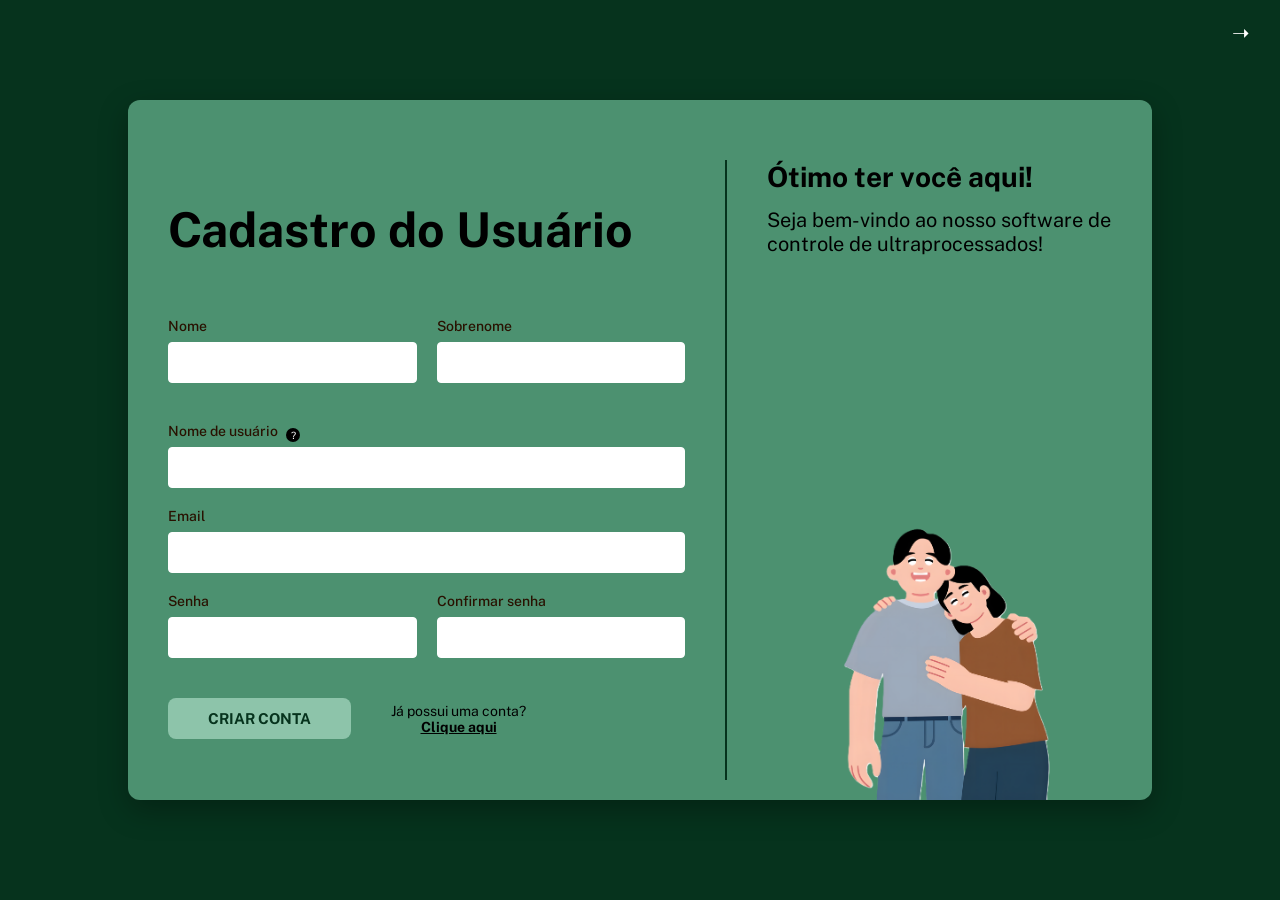
<file: cadastro-usuario.html>
<!DOCTYPE html>
<html lang="pt-br">
<head>
    <meta charset="UTF-8">
    <meta name="viewport" content="width=device-width, initial-scale=1.0">
    <title>Cadastro Usuário</title>
    <link rel="preconnect" href="https://fonts.googleapis.com">
    <link rel="preconnect" href="https://fonts.gstatic.com" crossorigin>
    <link href="https://fonts.googleapis.com/css2?family=Public+Sans:wght@300;400;600;700&display=swap" rel="stylesheet">
    <link rel="stylesheet" href="estilos/cadastro.css">
    <link rel="shortcut icon" href="imagens/logoGrandeParaFavicon.png" type="image/x-icon">
</head>
<body>

    <a href="index.html" target="_self" class="exit-button" title="Voltar">&#10141;</a>
    <div class="main-card">
        
        <div class="form-section">
            <h1>Cadastro do Usuário</h1>
            <form>
                <div class="input-row">
                    <div class="input-group">
                        <label for="nome">Nome</label>
                        <input type="text" id="nome">
                    </div>
                    <div class="input-group">
                        <label for="sobrenome">Sobrenome</label>
                        <input type="text" id="sobrenome">
                    </div>
                </div>

                <div class="input-group">
                    <div class="label-with-icon">
                        <label for="user">Nome de usuário</label>
                        <span class="info-icon">?</span>
                    </div>
                    <input type="text" id="user">
                </div>

                <div class="input-group">
                    <label for="email">Email</label>
                    <input type="email" id="email">
                </div>

                <div class="input-row">
                    <div class="input-group">
                        <label for="senha">Senha</label>
                        <input type="password" id="senha">
                    </div>
                    <div class="input-group">
                        <label for="confirmar">Confirmar senha</label>
                        <input type="password" id="confirmar">
                    </div>
                </div>

                <div class="actions">
                    <button type="submit" class="btn-submit">Criar Conta</button>
                    <div class="login-link">
                        Já possui uma conta?
                        <a href="index.html">Clique aqui</a>
                    </div>
                </div>
            </form>
        </div>

        <div class="divider"></div>

        <div class="info-section">
            <h1>Ótimo ter você aqui!</h1>
            <p>Seja bem-vindo ao nosso software de controle de ultraprocessados!</p>
            
            <div class="image-placeholder">
                <img src="imagens/cadastro.png" alt="Sua imagem aqui"> 
            </div>
        </div>

    </div>
    <script src="cadastro.js"></script>
</body>
</html>
</file>
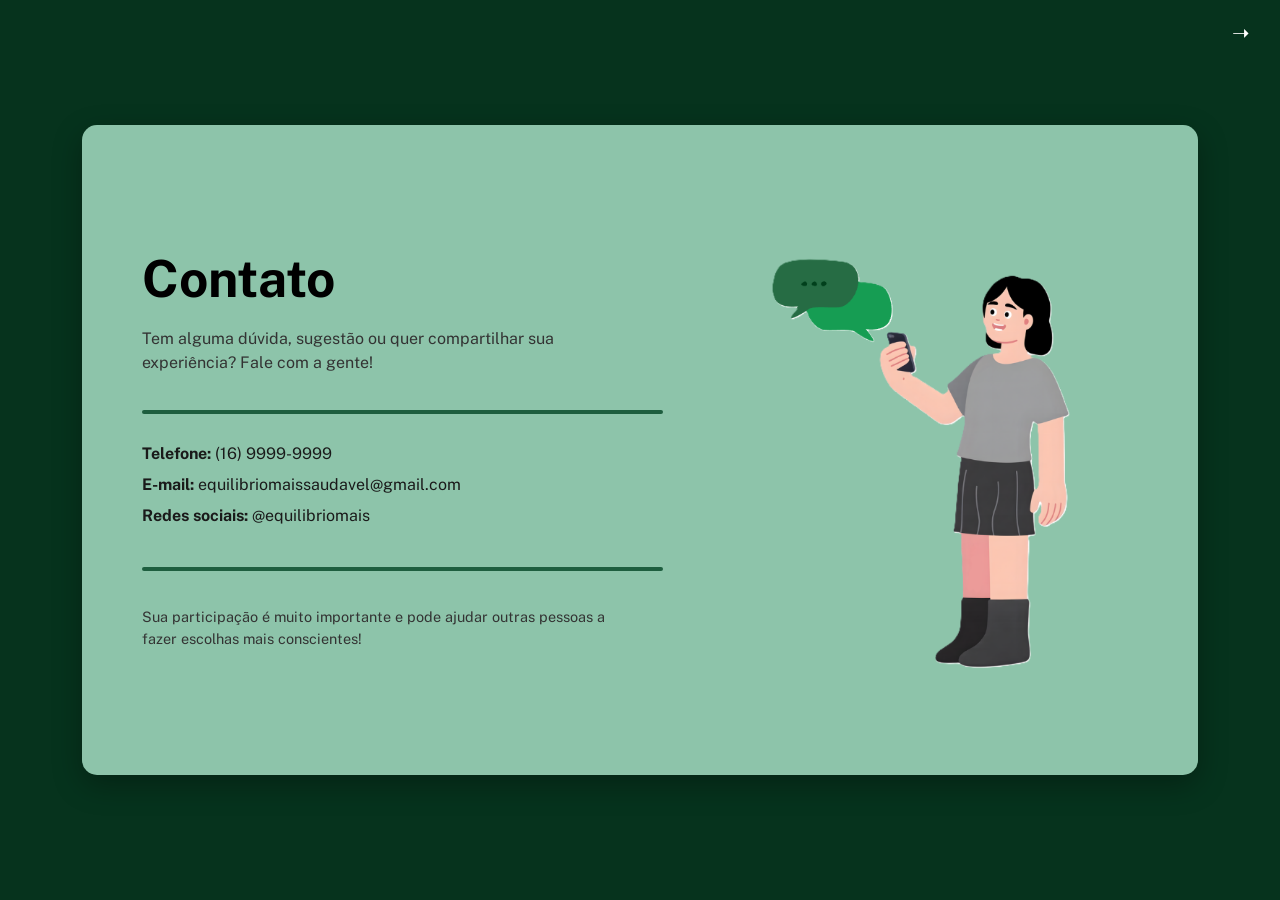
<file: contato.html>
<!DOCTYPE html>
<html lang="pt-br">
<head>
    <meta charset="UTF-8">
    <meta name="viewport" content="width=device-width, initial-scale=1.0">
    <title>Contato</title>
    <link rel="preconnect" href="https://fonts.googleapis.com">
    <link rel="preconnect" href="https://fonts.gstatic.com" crossorigin>
    <link href="https://fonts.googleapis.com/css2?family=Public+Sans:wght@400;600;700&display=swap" rel="stylesheet">
    <link rel="stylesheet" href="estilos/contato.css">
    <link rel="shortcut icon" href="imagens/logoGrandeParaFavicon.png" type="image/x-icon">
    </head>
<body>

    <a href="index.html" target="_self" class="exit-button" title="Voltar">&#10141;</a>

    <div class="contact-card">
        
        <div class="info-content">
            <h1>Contato</h1>
            
            <p class="description">
                Tem alguma dúvida, sugestão ou quer compartilhar sua experiência? Fale com a gente!
            </p>

            <div class="divider"></div>

            <div class="contact-details">
                <p class="contact-item"><strong>Telefone:</strong> (16) 9999-9999</p>
                <p class="contact-item"><strong>E-mail:</strong> equilibriomaissaudavel@gmail.com</p>
                <p class="contact-item"><strong>Redes sociais:</strong> @equilibriomais</p>
            </div>

            <div class="divider"></div>

            <p class="footer-message">
                Sua participação é muito importante e pode ajudar outras pessoas a fazer escolhas mais conscientes!
            </p>
        </div>

        <div class="image-section">
            <div class="illustration-placeholder">
                <img src="imagens/contact-us.png" alt="">
            </div>
        </div>

    </div>

</body>
</html>
</file>
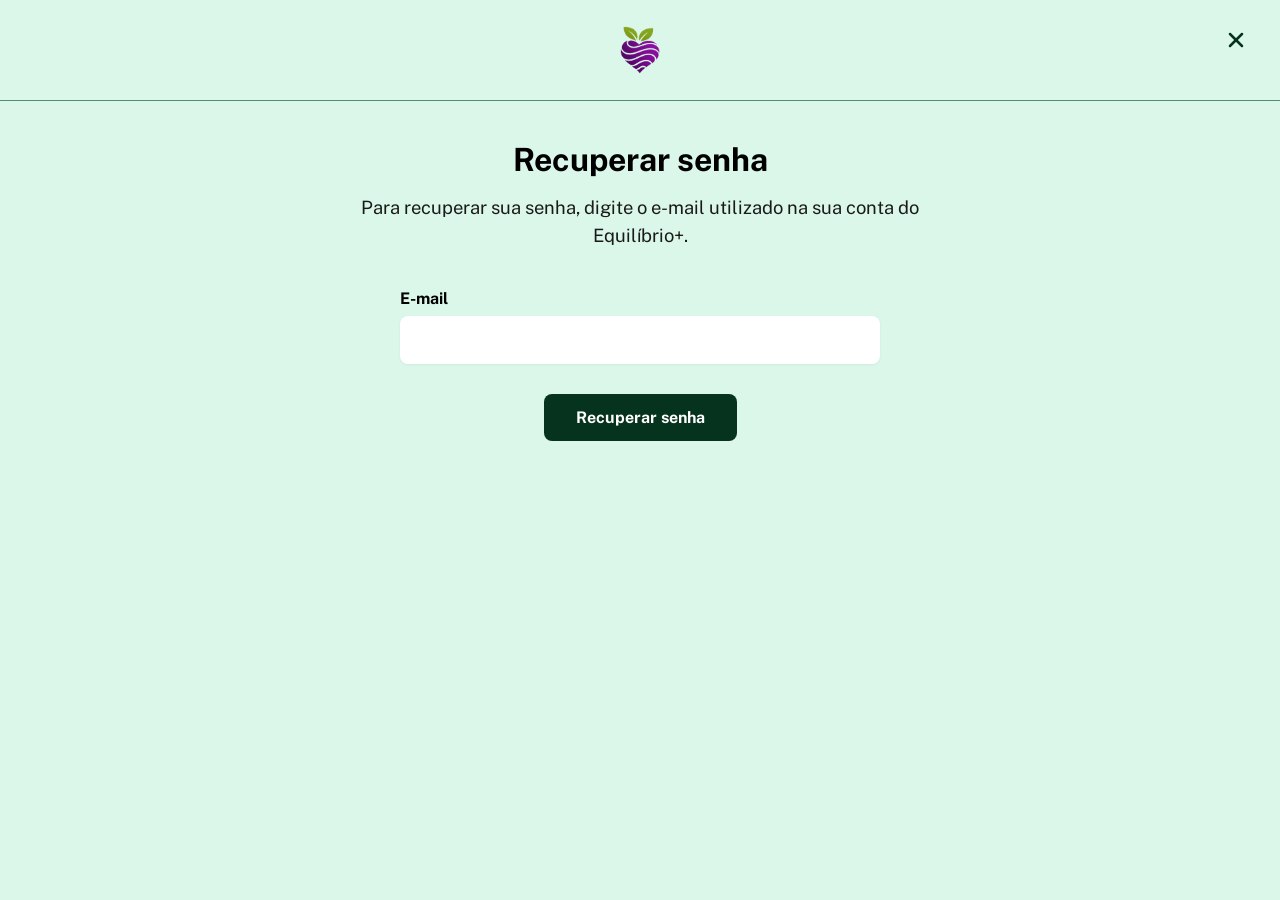
<file: recuperar-senha.html>
<!DOCTYPE html>
<html lang="pt-BR">
<head>
    <meta charset="UTF-8">
    <meta name="viewport" content="width=device-width, initial-scale=1.0">
    <title>Recuperar Senha</title>
    <link rel="preconnect" href="https://fonts.googleapis.com">
    <link rel="preconnect" href="https://fonts.gstatic.com" crossorigin>
    <link href="https://fonts.googleapis.com/css2?family=Public+Sans:wght@400;600;700&display=swap" rel="stylesheet">
    <link rel="stylesheet" href="estilos/recuperar-senha.css">
    <link rel="shortcut icon" href="imagens/logoGrandeParaFavicon.png" type="image/x-icon">
</head>
<body>

    <a href="index.html" class="btn-sair" aria-label="Sair">
        <svg width="24" height="24" viewBox="0 0 24 24" fill="none" stroke="#06331e" stroke-width="2.5" stroke-linecap="round" stroke-linejoin="round">
            <line x1="18" y1="6" x2="6" y2="18"></line>
            <line x1="6" y1="6" x2="18" y2="18"></line>
        </svg>
    </a>

    <header class="header">
        <img src="imagens/logoGrandeParaFavicon.png" alt="Logo Equilíbrio+" class="logo">
    </header>

    <main class="container">
        <h1 class="titulo">Recuperar senha</h1>
        <p class="descricao">
            Para recuperar sua senha, digite o e-mail utilizado na sua conta do Equilíbrio+.
        </p>

        <form id="recoveryForm" class="formulario">
            <div class="input-group">
                <label for="email">E-mail</label>
                <input type="email" id="email" required autocomplete="email">
            </div>
            
            <button type="submit" class="btn-recuperar">Recuperar senha</button>
        </form>
    </main>

    <script src="recuperar-senha.js"></script>
</body>
</html>
</file>
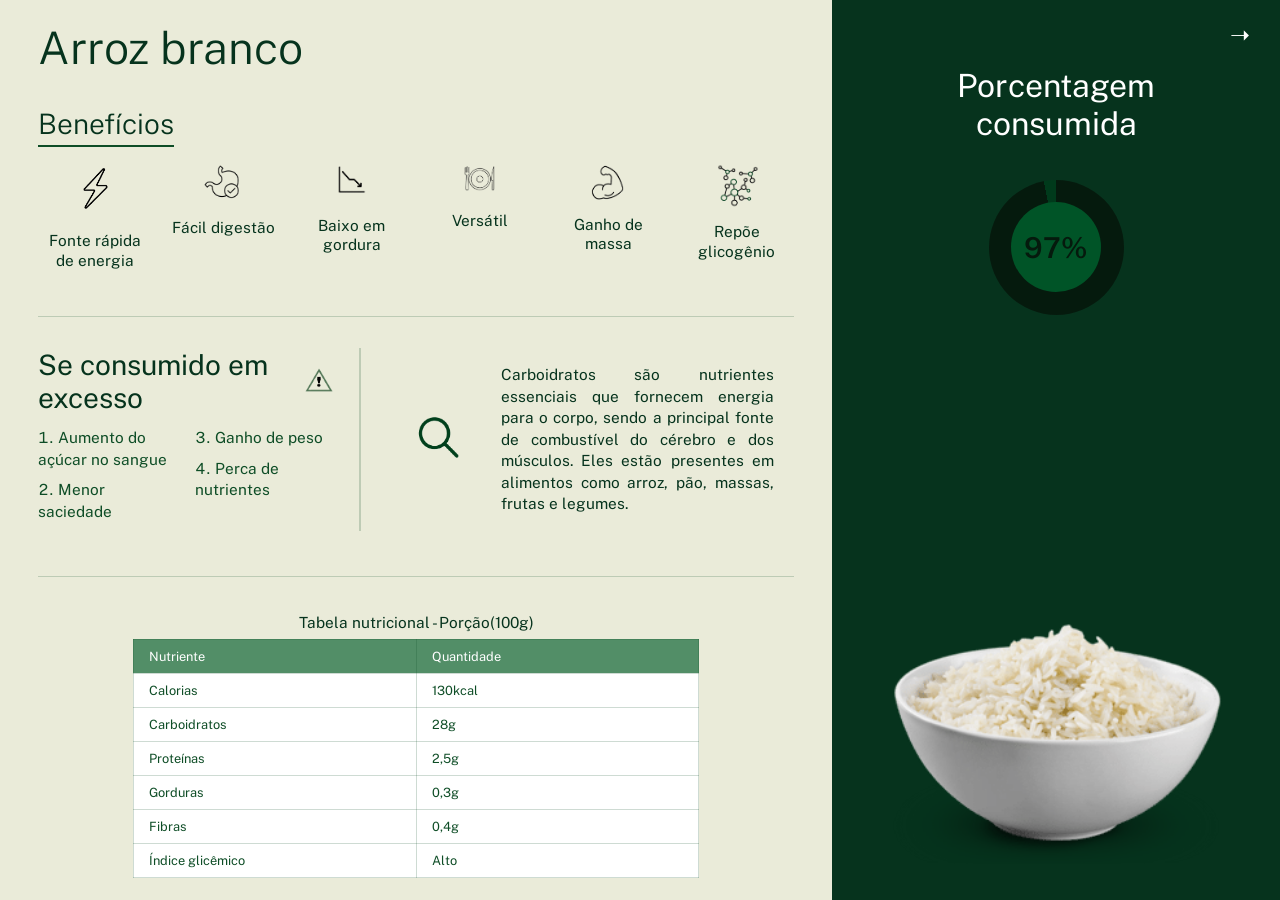
<file: Saibamais-arroz.html>
<!DOCTYPE html>
<html lang="pt-BR">
<head>
    <meta charset="UTF-8">
    <meta name="viewport" content="width=device-width, initial-scale=1.0">
    <title>Curiosidades</title>
    <link rel="preconnect" href="https://fonts.googleapis.com">
    <link rel="preconnect" href="https://fonts.gstatic.com" crossorigin>
    <link href="https://fonts.googleapis.com/css2?family=Public+Sans:wght@300;400;500;600;700&display=swap" rel="stylesheet">
    <link rel="stylesheet" href="estilos/saibamais-arroz.css">
    <link rel="shortcut icon" href="imagens/logoGrandeParaFavicon.png" type="image/x-icon">
</head>
<body>

    <div class="dashboard-container">
        
        <main class="main-content">
            
            <header class="header-section">
                <h1>Arroz branco</h1>
            </header>

            <section class="benefits-section">
                <h2>Benefícios</h2>
                <div class="benefits-grid">
                    <div class="benefit-item">
                        <img src="imagens/energia.png" alt="energia" class="icon-benefit"> <p>Fonte rápida de energia</p>
                    </div>
                    <div class="benefit-item">
                        <img src="imagens/intestino.png" alt="digestão" class="icon-benefit"> <p>Fácil digestão</p>
                    </div>
                    <div class="benefit-item">
                        <img src="imagens/grafico.png" alt="gordura" class="icon-benefit"> <p>Baixo em gordura</p>
                    </div>
                    <div class="benefit-item">
                        <img src="imagens/garfo-faca.png" alt="versatilidade" class="icon-benefit"> <p>Versátil</p>
                    </div>
                    <div class="benefit-item">
                        <img src="imagens/musculo.png" alt="ganho de massa" class="icon-benefit"> <p>Ganho de massa</p>
                    </div>
                    <div class="benefit-item">
                        <img src="imagens/glicogenico.png" alt="glicogênio" class="icon-benefit"> <p>Repõe glicogênio</p>
                    </div>
                </div>
            </section>

            <hr class="divider">

            <section class="middle-section">
                <div class="excess-box">
                    <div class="excess-title">
                        <h3>Se consumido em excesso</h3>
                        <img src="imagens/alerta-verde.png" alt="alerta verde" class="icon-alert"> </div>
                    <div class="excess-lists">
                        <ol class="excess-col">
                            <li value="1">Aumento do açúcar no sangue</li>
                            <li value="2">Menor saciedade</li>
                        </ol>
                        <ol class="excess-col">
                            <li value="3">Ganho de peso</li>
                            <li value="4">Perca de nutrientes</li>
                        </ol>
                    </div>
                </div>
                
                <div class="description-box">
                    <img src="imagens/lupa-verde.png" alt="lupa" class="icon-search"> <p>Carboidratos são nutrientes essenciais que fornecem energia para o corpo, sendo a principal fonte de combustível do cérebro e dos músculos. Eles estão presentes em alimentos como arroz, pão, massas, frutas e legumes.</p>
                </div>
            </section>

            <hr class="divider">

            <section class="table-section">
                <div class="table-title">Tabela nutricional - Porção(100g)</div>
                <table class="nutritional-table">
                    <thead>
                        <tr>
                            <th style="width: 50%;">Nutriente</th>
                            <th style="width: 50%;">Quantidade</th>
                        </tr>
                    </thead>
                    <tbody>
                        <tr>
                            <td>Calorias</td>
                            <td>130kcal</td>
                        </tr>
                        <tr>
                            <td>Carboidratos</td>
                            <td>28g</td>
                        </tr>
                        <tr>
                            <td>Proteínas</td>
                            <td>2,5g</td>
                        </tr>
                        <tr>
                            <td>Gorduras</td>
                            <td>0,3g</td>
                        </tr>
                        <tr>
                            <td>Fibras</td>
                            <td>0,4g</td>
                        </tr>
                        <tr>
                            <td>Índice glicêmico</td>
                            <td>Alto</td>
                        </tr>
                    </tbody>
                </table>
            </section>

        </main>

        <aside class="sidebar-content">
            <a href="home.html" target="_self" class="exit-button" title="Voltar">&#10141;</a>
            <h2>Porcentagem consumida</h2>
            
            <div class="chart-container">
                <div class="pie-chart">
                    <div class="pie-center">
                        <span>97%</span>
                    </div>
                </div>
            </div>

            <div class="bowl-container">
                <img src="imagens/arroz-branco.png" alt="" class="img-bowl"> </div>
        </aside>

    </div>

</body>
</html>
</file>
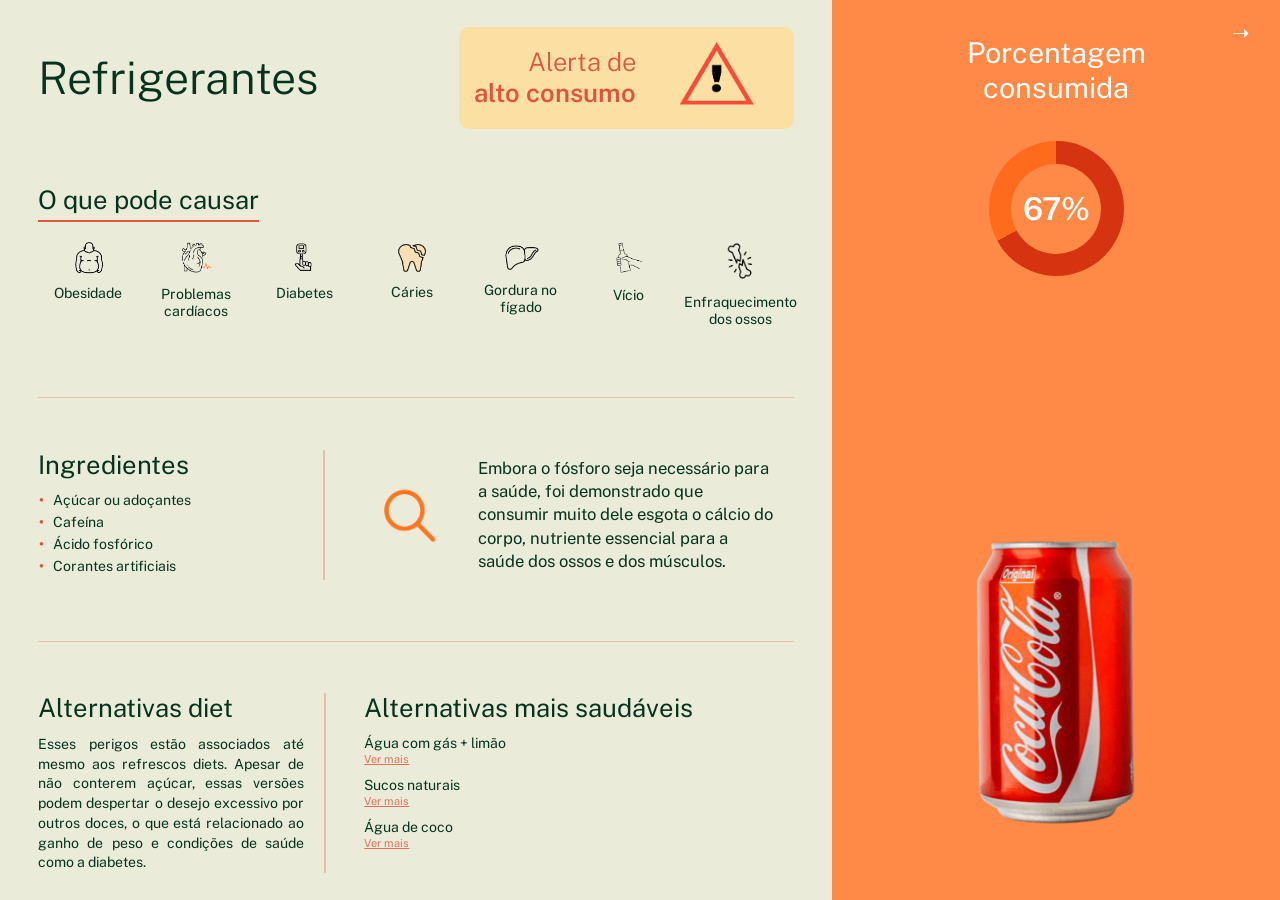
<file: Saibamais-refri.html>
<!DOCTYPE html>
<html lang="pt-BR">
<head>
    <meta charset="UTF-8">
    <meta name="viewport" content="width=device-width, initial-scale=1.0">
    <title>Curiosidades</title>
    <link rel="preconnect" href="https://fonts.googleapis.com">
    <link rel="preconnect" href="https://fonts.gstatic.com" crossorigin>
    <link href="https://fonts.googleapis.com/css2?family=Public+Sans:wght@300;400;600;700&display=swap" rel="stylesheet">
    <link rel="stylesheet" href="estilos/saibamais-refri.css">
    <link rel="shortcut icon" href="imagens/logoGrandeParaFavicon.png" type="image/x-icon">
</head>
<body>

    <div class="dashboard-container">
        
        <main class="main-content">
            
            <header class="header-section">
                <div class="logo-area">
                     <h1>Refrigerantes</h1>
                </div>
                <div class="alert-box">
                    <div class="alert-text">
                        <span>Alerta de</span>
                        <strong>alto consumo</strong>
                    </div>
                    <img src="imagens/alerta.png" alt="alerta" class="icon-alert"> </div>
            </header>

            <section class="causes-section">
                <h2>O que pode causar</h2>
                <div class="causes-grid">
                    <div class="cause-item">
                        <img src="imagens/obeso.png" alt="obesidade"> <p>Obesidade</p>
                    </div>
                    <div class="cause-item">
                        <img src="imagens/coracao.png" alt="problemas cardíacos"> <p>Problemas cardíacos</p>
                    </div>
                    <div class="cause-item">
                        <img src="imagens/diabetes.png" alt="diabetes"> <p>Diabetes</p>
                    </div>
                    <div class="cause-item">
                        <img src="imagens/dente.png" alt="cáries"> <p>Cáries</p>
                    </div>
                    <div class="cause-item">
                        <img src="imagens/figado.png" alt="gordura no fígado"> <p>Gordura no fígado</p>
                    </div>
                    <div class="cause-item">
                        <img src="imagens/vicio.png" alt="vício"> <p>Vício</p>
                    </div>
                    <div class="cause-item">
                        <img src="imagens/ossos.png" alt="enfraquecimento dos ossos"> <p>Enfraquecimento dos ossos</p>
                    </div>
                </div>
            </section>

            <hr class="divider">

            <section class="ingredients-section">
                <div class="ingredients-list-box">
                    <h3>Ingredientes</h3>
                    <ul>
                        <li>Açúcar ou adoçantes</li>
                        <li>Cafeína</li>
                        <li>Ácido fosfórico</li>
                        <li>Corantes artificiais</li>
                    </ul>
                </div>
                <div class="ingredients-desc-box">
                    <img src="imagens/lupa-laranja.png" alt="" class="icon-search"> <p>Embora o fósforo seja necessário para a saúde, foi demonstrado que consumir muito dele esgota o cálcio do corpo, nutriente essencial para a saúde dos ossos e dos músculos.</p>
                </div>
            </section>

            <hr class="divider">

            <section class="alternatives-section">
                <div class="diet-box">
                    <h3>Alternativas diet</h3>
                    <p>Esses perigos estão associados até mesmo aos refrescos diets. Apesar de não conterem açúcar, essas versões podem despertar o desejo excessivo por outros doces, o que está relacionado ao ganho de peso e condições de saúde como a diabetes.</p>
                </div>
                <div class="healthy-box">
                    <h3>Alternativas mais saudáveis</h3>
                    <ol>
                        <li>
                            <div class="item-text">Água com gás + limão</div>
                            <a href="#">Ver mais</a>
                        </li>
                        <li>
                            <div class="item-text">Sucos naturais</div>
                            <a href="#">Ver mais</a>
                        </li>
                        <li>
                            <div class="item-text">Água de coco</div>
                            <a href="#">Ver mais</a>
                        </li>
                    </ol>
                </div>
            </section>

        </main>

        <aside class="sidebar-content">
            <a href="home.html" target="_self" class="exit-button" title="Voltar">&#10141;</a>
            
            <h2>Porcentagem consumida</h2>
            
            <div class="chart-container">
                <div class="pie-chart">
                    <div class="pie-center">
                        <span>67%</span>
                    </div>
                </div>
            </div>

            <div class="can-container">
                <img src="imagens/coca_cola_png.png" alt="" class="img-can"> </div>
        </aside>

    </div>

</body>
</html>
</file>
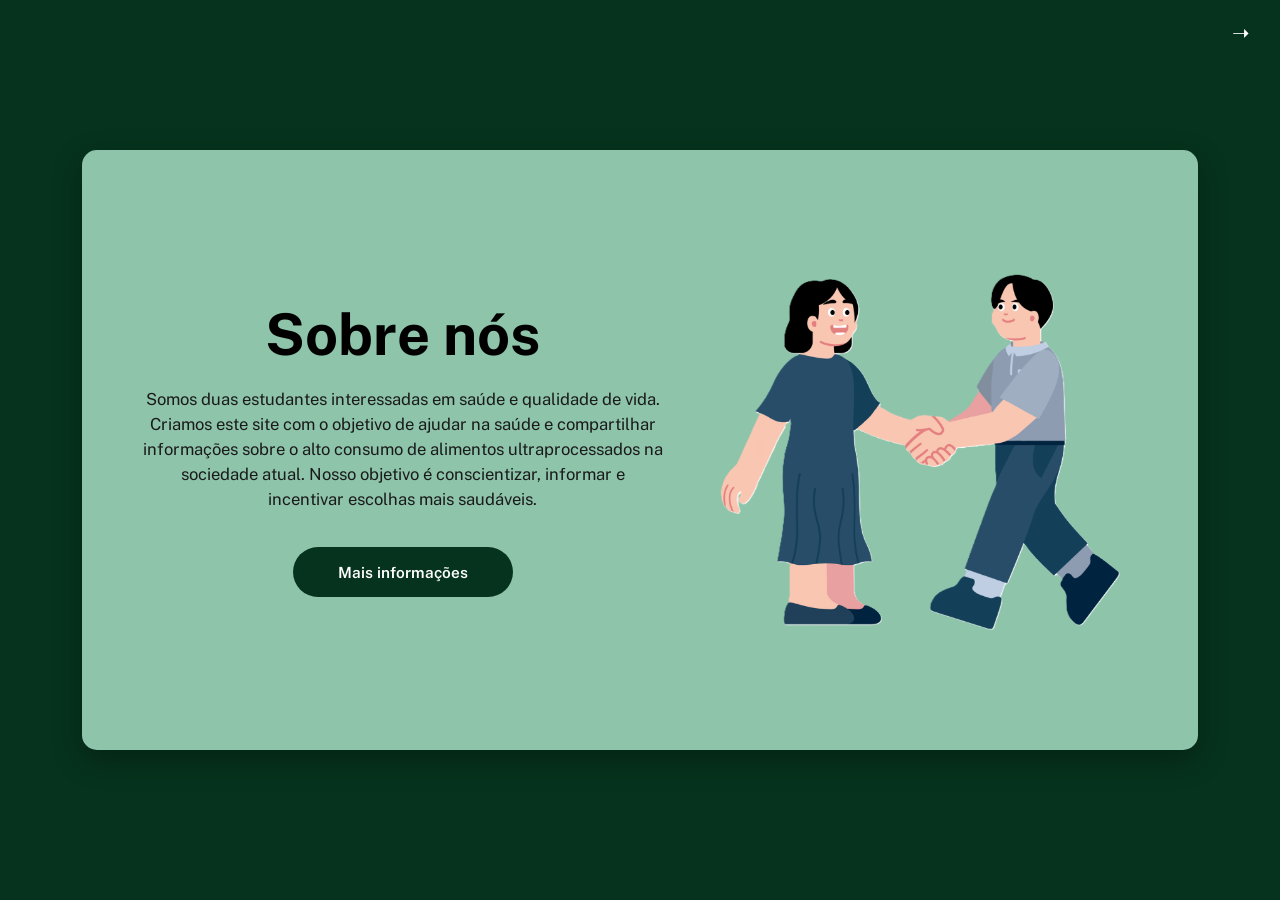
<file: sobre-nos.html>
<!DOCTYPE html>
<html lang="pt-br">
<head>
    <meta charset="UTF-8">
    <meta name="viewport" content="width=device-width, initial-scale=1.0">
    <title>Sobre Nós - Unifit</title>
    <link rel="preconnect" href="https://fonts.googleapis.com">
    <link rel="preconnect" href="https://fonts.gstatic.com" crossorigin>
    <link href="https://fonts.googleapis.com/css2?family=Public+Sans:wght@400;600;700&display=swap" rel="stylesheet">
    <link rel="stylesheet" href="estilos/sobre-nos.css">
    <link rel="shortcut icon" href="imagens/logoGrandeParaFavicon.png" type="image/x-icon">
</head>
<body>

    <a href="index.html" target="_self" class="exit-button" title="Voltar">&#10141;</a>

    <div class="main-card">
        
        <div class="content-section">
            <h1>Sobre nós</h1>
            
            <p class="about-text">
                Somos duas estudantes interessadas em saúde e qualidade de vida. Criamos este site com o objetivo de ajudar na saúde e compartilhar informações sobre o alto consumo de alimentos ultraprocessados na sociedade atual. Nosso objetivo é conscientizar, informar e incentivar escolhas mais saudáveis.
            </p>

            <button class="btn-more">Mais informações</button>
        </div>

        <div class="image-section">
            <div class="image-placeholder">
                <img src="imagens/sobrenos.png" alt="">
            </div>
            <div class="bottom-line"></div>
        </div>

    </div>

</body>
</html>
</file>
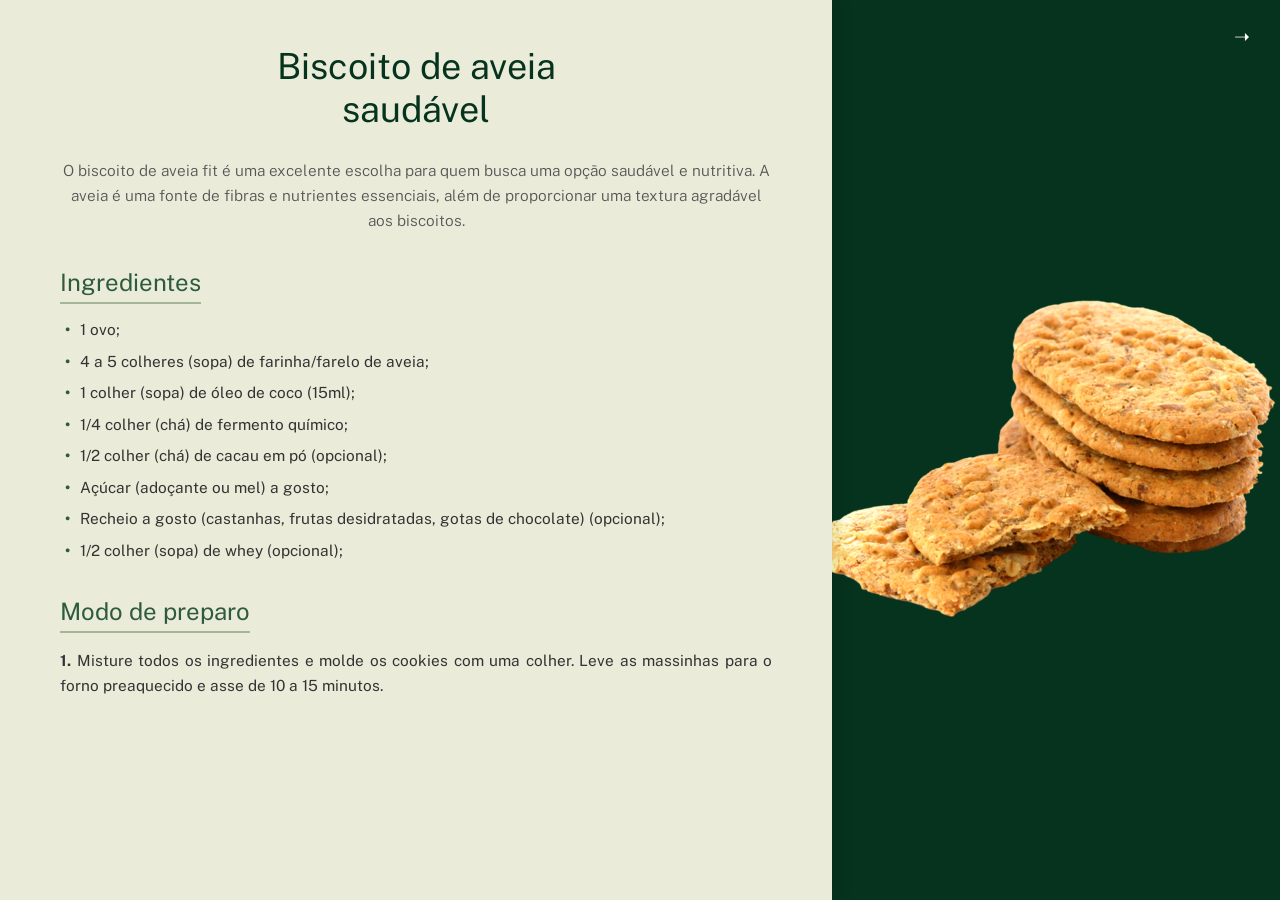
<file: sugestoes-biscoito.html>
<!DOCTYPE html>
<html lang="pt-BR">
<head>
    <meta charset="UTF-8">
    <meta name="viewport" content="width=device-width, initial-scale=1.0">
    <title>Biscoito de Aveia Saudável</title>
    <link rel="preconnect" href="https://fonts.googleapis.com">
    <link rel="preconnect" href="https://fonts.gstatic.com" crossorigin>
    <link rel="stylesheet" href="estilos/sugestoes.css">
    <link href="https://fonts.googleapis.com/css2?family=Public+Sans:wght@300;400;600;700&display=swap" rel="stylesheet">
    <link rel="shortcut icon" href="imagens/logoGrandeParaFavicon.png" type="image/x-icon">
</head>
<body>

    <div class="left-section">
        
        

        <h1 class="main-title">Biscoito de aveia<br>saudável</h1>

        <p class="description">
            O biscoito de aveia fit é uma excelente escolha para quem busca uma opção saudável e nutritiva. A aveia é uma fonte de fibras e nutrientes essenciais, além de proporcionar uma textura agradável aos biscoitos.
        </p>

        <h2 class="section-title">Ingredientes</h2>
        <ul class="ingredients-list">
            <li>1 ovo;</li>
            <li>4 a 5 colheres (sopa) de farinha/farelo de aveia;</li>
            <li>1 colher (sopa) de óleo de coco (15ml);</li>
            <li>1/4 colher (chá) de fermento químico;</li>
            <li>1/2 colher (chá) de cacau em pó (opcional);</li>
            <li>Açúcar (adoçante ou mel) a gosto;</li>
            <li>Recheio a gosto (castanhas, frutas desidratadas, gotas de chocolate) (opcional);</li>
            <li>1/2 colher (sopa) de whey (opcional);</li>
        </ul>

        <h2 class="section-title">Modo de preparo</h2>
        <div class="instructions-text">
            <strong>1.</strong> Misture todos os ingredientes e molde os cookies com uma colher. Leve as massinhas para o forno preaquecido e asse de 10 a 15 minutos.
        </div>
    </div>

    <div class="right-section">
        <a href="home.html" target="_self" class="exit-button" title="Voltar">&#10141;</a>
        
        <img src="imagens/biscoito_saudavel.png" alt="Biscoito de Aveia" class="cookie-img">
    </div>

</body>
</html>
</file>
<file: estilos/cadastro.css>
:root {
    --branco: #ffff;
    --cor-clara-verde: #DAF7E9;
    --verde-claro:#8DC4AA;
    --verde-verde: #4C9170;
    --verde-medio: #1E5E3F;
    --verde-mato: #06331D;
    --cor-escura-marrom: #291100;
} 

* {
    box-sizing: border-box;
    margin: 0;
    padding: 0;
    font-family: 'Public Sans', sans-serif;
}

body {
    background-color: var(--verde-mato);
    height: 100vh;
    display: flex;
    align-items: center;
    justify-content: center;
    overflow: hidden;
}

/* Botão de Saída no canto superior direito */
.exit-button {
    position: absolute;
    top: 20px;
    right: 30px;
    color: white;
    text-decoration: none;
    font-size: 21px;
    display: flex;
    align-items: center;
    gap: 5px;
}

/* Container Principal */
.main-card {
    background-color: var(--verde-verde);
    width: 90%;
    max-width: 80vw;
    height: 700px;
    border-radius: 12px;
    display: flex;
    padding: 40px 40px 0px 40px;
    position: relative;
    box-shadow: 0 10px 30px rgba(0,0,0,0.3);
}

/* Lado Esquerdo - Formulário */
.form-section {
    flex: 1.2;
    padding-right: 40px;
    display: flex;
    flex-direction: column;
    justify-content: center;
}

.input-row {
    display: grid;
    grid-template-columns: 1fr 1fr;
    gap: 20px;
    margin-bottom: 20px;
}

.input-group {
    margin-bottom: 20px;
    display: flex;
    flex-direction: column;
}

.label-with-icon {
    display: flex;
    align-items: center;
    gap: 8px;
}

.info-icon {
    background: #000;
    color: #fff;
    width: 14px;
    height: 14px;
    border-radius: 50%;
    font-size: 10px;
    display: flex;
    align-items: center;
    justify-content: center;
    cursor: help;
}

label {
    font-weight: 500;
    margin-bottom: 8px;
    font-size: 14px;
    color: var(--cor-escura-marrom);
}

input {
    padding: 10px;
    border: 1px solid var(--branco);
    border-radius: 4px;
    font-size: 16px;
    background-color: #fff;
    width: 100%;
}

/* Botão e Link */
.actions {
    margin-top: 10px;
    display: flex;
    align-items: center;
    gap: 40px;
}

.btn-submit {
    background-color: var(--verde-claro);
    color: var(--verde-mato);
    border: none;
    padding: 12px 40px;
    border-radius: 8px;
    font-weight: 700;
    text-transform: uppercase;
    cursor: pointer;
    transition: opacity 0.2s;
    font-size: 15px;
}

.btn-submit a {
    text-decoration: none;
    color: var(--verde-mato);
}

.btn-submit:hover{
    transition: transform 0.1s ease;
    transform: scale(1.03);
}

.btn-submit:hover {
    opacity: 0.9;
}

.login-link {
    font-size: 14px;
    color: #000000;
    text-align: center;
}

.login-link a {
    display: block;
    font-weight: 700;
    color: #000000;
    text-decoration: underline;
}

.login-link a:hover {
    color: var(--verde-mato);
}

/* Divisor Vertical */
.divider {
    width: 2px;
    background-color: var(--verde-mato);
    margin: 20px 0;
}

/* Lado Direito - Info */
.info-section {
    flex: 0.8;
    padding-left: 40px;
    display: flex;
    flex-direction: column;
    position: relative;
}

.info-section h1 {
    font-size: 28px;
    font-weight: 700;
    margin-top: 20px;
    margin-bottom: 15px;
}

.info-section p {
    font-size: 20px;
    color: #000000;;
}

/* Placeholder da Imagem */
.image-placeholder {
    width: 100%;
    height: 350px;
    margin-top: auto;
    /* Estilização apenas para visualização do espaço */
    display: flex;
    align-items: flex-end;
    justify-content: center;
}

.image-placeholder img {
    
    width: 100%;
    object-fit: contain;
}

h1{
    margin-bottom: 60px;
    font-size: 3rem;
    color: #000000;
}
</file>
<file: estilos/contato.css>
:root {
    --branco: #ffff;
    --cor-clara-verde: #DAF7E9;
    --verde-claro:#8DC4AA;
    --verde-verde: #4C9170;
    --verde-medio: #1E5E3F;
    --verde-mato: #06331D;
    --cor-escura-marrom: #291100;
}

* {
    box-sizing: border-box;
    margin: 0;
    padding: 0;
    font-family: 'Public Sans', sans-serif;
}

body {
    background-color: var(--verde-mato);
    min-height: 100vh;
    display: flex;
    align-items: center;
    justify-content: center;
    position: relative;
    padding: 20px;
}

.exit-button {
    position: absolute;
    top: 20px;
    right: 30px;
    color: white;
    text-decoration: none;
    font-size: 21px;
    display: flex;
    align-items: center;
    gap: 5px;
    z-index: 10;
}

.contact-card {
    background-color: var(--verde-claro);
    width: 90%;
    max-width: 1200px;
    min-height: 650px;
    border-radius: 15px;
    display: flex;
    padding: 40px 60px;
    box-shadow: 0 10px 30px rgba(0,0,0,0.3);
    position: relative;
    gap: 40px;
    align-items: center;
}

.info-content {
    flex: 1.2;
    display: flex;
    flex-direction: column;
    justify-content: center;
}

h1 {
    color: #000000;
    font-size: clamp(2.2rem, 4vw, 4rem);
    font-weight: 700;
    margin-bottom: 20px;
    line-height: 1.1;
}

.description {
    font-size: clamp(1rem, 1.2vw, 1.25rem);
    line-height: 1.5;
    color: #333;
    margin-bottom: 20px;
    max-width: 450px;
}

.divider {
    width: 100%;
    height: 4px;
    background-color: var(--verde-medio);
    margin: 15px 0;
    border-radius: 2px;
}

.contact-details {
    margin: 15px 0;
}

.contact-item {
    font-size: clamp(1rem, 1.2vw, 1.25rem);
    margin-bottom: 12px;
    color: #1a1a1a;
}

.contact-item strong {
    font-weight: 700;
}

.footer-message {
    font-size: clamp(0.9rem, 1.1vw, 1.1rem);
    color: #333;
    margin-top: 20px;
    max-width: 480px;
    line-height: 1.5;
}

.image-section {
    flex: 1;
    display: flex;
    align-items: flex-end;
    justify-content: center;
    height: 100%;
}

.illustration-placeholder {
    width: 100%;
    display: flex;
    align-items: flex-end;
    justify-content: center;
}

.illustration-placeholder img {
    width: 100%;
    max-width: 480px;
    height: auto;
    object-fit: contain;
    margin-bottom: -40px;
}

@media (max-width: 992px) {
    body {
        height: auto;
        overflow: auto;
    }

    .contact-card {
        flex-direction: column;
        padding: 40px 30px;
        margin-top: 60px;
        min-height: auto;
        gap: 30px;
    }

    .info-content {
        width: 100%;
    }

    .image-section {
        width: 100%;
        height: auto;
    }

    .illustration-placeholder img {
        max-width: 300px;
        margin-bottom: 0;
    }
}
</file>
<file: estilos/recuperar-senha.css>
/* Reset básico e definição da fonte */
* {
    margin: 0;
    padding: 0;
    box-sizing: border-box;
    font-family: 'Public Sans', sans-serif;
}

body {
    background-color: #DAF7E9; /* Tom de verde bem claro do fundo */
    min-height: 100vh;
    display: flex;
    flex-direction: column;
    align-items: center;
    position: relative;
}

/* Botão de sair no canto superior direito */
.btn-sair {
    position: absolute;
    top: 20px;
    right: 24px;
    background: none;
    border: none;
    cursor: pointer;
    padding: 8px;
    display: flex;
    align-items: center;
    justify-content: center;
    transition: opacity 0.2s ease;
}

.btn-sair:hover {
    opacity: 0.7;
}

/* Cabeçalho que segura a logo */
.header {
    width: 100%;
    padding: 25px 0;
    display: flex;
    justify-content: center;
    align-items: center;
    border-bottom: 1px solid #4C9170; /* Linha sutil divisória */
}

.logo {
    max-height: 50px; /* Ajuste a altura máxima conforme sua imagem */
    object-fit: contain;
}

/* Container principal */
.container {
    width: 100%;
    max-width: 620px; /* Mantém a proporção do texto centralizado */
    padding: 40px 24px;
    text-align: center;
}

.titulo {
    font-size: 2rem;
    color: #000000;
    font-weight: 700;
    margin-bottom: 16px;
}

.descricao {
    font-size: 1.15rem;
    color: #1a1a1a;
    line-height: 1.5;
    margin-bottom: 40px;
    font-weight: 400;
}

/* Formulário e Inputs */
.formulario {
    width: 100%;
    max-width: 480px; /* Centraliza e limita a largura do input/botão */
    margin: 0 auto;
    display: flex;
    flex-direction: column;
    align-items: center;
}

.input-group {
    width: 100%;
    text-align: left;
    margin-bottom: 30px;
}

.input-group label {
    display: block;
    font-size: 1rem;
    font-weight: 700;
    color: #000000;
    margin-bottom: 8px;
}

.input-group input {
    width: 100%;
    height: 48px;
    padding: 0 16px;
    background-color: #ffffff;
    border: none;
    border-radius: 8px;
    font-size: 1rem;
    color: #333333;
    outline: none;
    box-shadow: 0 1px 3px rgba(0,0,0,0.05);
}

/* Botão recuperar senha com o efeito solicitado */
.btn-recuperar {
    background-color: #06331D; /* Verde escuro do botão */
    color: #ffffff;
    font-size: 1rem;
    font-weight: 700;
    border: none;
    border-radius: 8px;
    padding: 14px 32px;
    cursor: pointer;
    transition: transform 0.1s ease;
}

/* Efeito de hover / touch */
.btn-recuperar:hover, 
.btn-recuperar:active {
    transform: scale(1.03);
}
</file>
<file: estilos/saibamais-arroz.css>
:root {
    --branco: #ffff;
    --cor-clara-verde: #EAEBD9;
    --verde-claro:#8DC4AA;
    --verde-verde: #4C9170;
    --verde-medio: #1E5E3F;
    --verde-mato: #06331D;
    --cor-escura-marrom: #291100;
}

* {
    margin: 0;
    padding: 0;
    box-sizing: border-box;
}

body {
    font-family: 'Public Sans', sans-serif;
    background-color: var(--cor-clara-verde);
    color: var(--verde-mato);
    overflow-x: hidden;
}

.dashboard-container {
    display: flex;
    height: 100vh;
    max-height: 100vh;
    width: 100vw;
    overflow: hidden;
}

.main-content {
    flex: 1;
    padding: clamp(15px, 2.5vh, 40px) clamp(20px, 3vw, 50px);
    display: flex;
    flex-direction: column;
    justify-content: space-between;
    height: 100%;
    overflow: hidden;
}

.header-section {
    display: flex;
    justify-content: space-between;
    align-items: center;
    margin-bottom: clamp(10px, 1.5vh, 25px);
}

.header-section h1 {
    font-size: clamp(1.8rem, 3.5vw, 3.1rem);
    font-weight: 300;
    text-align: left;
    line-height: 1.1;
}

.benefits-section {
    margin-bottom: clamp(10px, 1.5vh, 15px);
}

.benefits-section h2 {
    font-size: clamp(1.3rem, 2.2vw, 1.8rem);
    font-weight: 300;
    margin-bottom: clamp(10px, 1.5vh, 25px);
    border-bottom: 2px solid #0e4d26;
    padding-bottom: 5px;
    width: fit-content;
}

.benefits-grid {
    display: flex;
    justify-content: space-between;
    align-items: flex-start;
    gap: 10px;
}

.benefit-item {
    display: flex;
    flex-direction: column;
    align-items: center;
    text-align: center;
    width: 15%;
}

.benefit-item img {
    width: clamp(50px, 4vw, 60px);
    margin-bottom: 12px;
}

.benefit-item p {
    font-size: clamp(0.85rem, 1.2vw, 1.25rem);
    font-weight: 400;
    line-height: 1.3;
}

.divider {
    border: none;
    border-top: 1px solid rgba(14, 77, 38, 0.2);
    margin: clamp(8px, 1vh, 15px) 0;
}

.middle-section {
    display: flex;
    gap: clamp(20px, 3vw, 40px);
    margin-bottom: clamp(10px, 1.5vh, 15px);
}

.excess-box {
    width: 45%;
    border-right: 2px solid rgba(14, 77, 38, 0.2);
    padding-right: 20px;
}

.excess-title {
    display: flex;
    align-items: center;
    gap: 12px;
    margin-bottom: clamp(10px, 1.5vh, 20px);
}

.excess-title h3 {
    font-size: clamp(1.3rem, 2.2vw, 1.8rem);
    font-weight: 400;
}

.icon-alert {
    width: clamp(40px, 4vh, 60px);
}

.excess-lists {
    display: flex;
    justify-content: space-between;
}

.excess-col {
    width: 48%;
    list-style-position: inside;
}

.excess-col li {
    font-size: clamp(0.85rem, 1.2vw, 1.25rem);
    line-height: 1.4;
    margin-bottom: clamp(8px, 1vh, 15px);
    color: #0e4d26;
}

.description-box {
    width: 55%;
    display: flex;
    align-items: center;
    gap: 25px;
    padding-right: 20px;
}

.icon-search {
    width: clamp(60px, 6vw, 100px);
    flex-shrink: 0;
}

.description-box p {
    font-size: clamp(0.85rem, 1.2vw, 1.25rem);
    line-height: 1.4;
    text-align: justify;
}

.table-section {
    width: 100%;
    margin-top: 5px;
}

.table-title {
    display: block;
    font-size: clamp(0.9rem, 1.2vw, 1.25rem);
    font-weight: 400;
    text-align: center;
    margin-bottom: 8px;
}

.nutritional-table {
    width: 75%;
    margin: 0 auto;
    border-collapse: collapse;
    background-color: #ffffff;
}

.nutritional-table th, .nutritional-table td {
    border: 1px solid rgba(14, 77, 38, 0.2);
    padding: clamp(6px, 1vh, 10px) 15px;
    font-size: clamp(0.75rem, 1vw, 0.85rem);
    text-align: left;
}

.nutritional-table th {
    background-color: #528e67;
    color: #ffffff;
    font-weight: 400;
}

.nutritional-table td {
    color: #0e4d26;
}

.sidebar-content {
    width: 35%;
    background-color: var(--verde-mato);
    padding: clamp(20px, 3vh, 40px) 30px;
    display: flex;
    flex-direction: column;
    align-items: center;
    color: #ffffff;
    position: relative;
    height: 100%;
    justify-content: flex-start; /* Corrigido o erro de sintaxe */
}

.exit-button {
    position: absolute;
    top: 20px;
    right: 30px;
    color: white;
    text-decoration: none;
    font-size: clamp(1.2rem, 2vw, 1.5rem);
    display: flex;
    align-items: center;
    gap: 5px;
}

.icon-back {
    width: 25px;
    height: 25px;
    cursor: pointer;
}

.sidebar-content h2 {
    font-size: clamp(1.4rem, 2.5vw, 2rem);
    font-weight: 400;
    text-align: center;
    max-width: 280px;
    line-height: 1.2;
    margin-top: 40px;
    margin-bottom: clamp(20px, 4vh, 40px);
}

.chart-container {
    margin-bottom: clamp(20px, 4vh, 40px);
    flex-shrink: 0;
}

.pie-chart {
    width: clamp(120px, 15vh, 160px);
    height: clamp(120px, 15vh, 160px);
    border-radius: 50%;
    background: conic-gradient(#051a0d 0% 97%, #003a1b 97% 100%);
    display: flex;
    justify-content: center;
    align-items: center;
}

.pie-center {
    width: clamp(80px, 10vh, 110px);
    height: clamp(80px, 10vh, 110px);
    background-color: #005427;
    border-radius: 50%;
    display: flex;
    justify-content: center;
    align-items: center;
}

.pie-center span {
    font-size: clamp(1.8rem, 3vh, 2.25rem);
    font-weight: 600;
    color: #051a0d;
}

.bowl-container {
    width: 100%;
    display: flex;
    justify-content: center;
    margin-top: auto; /* Alterado de 50% para auto para evitar quebras em telas fixas */
    overflow: hidden;
}

.img-bowl {
    width: 100%;
    max-width: 400px;
    height: auto;
    max-height: 45vh;
    object-fit: contain;
}

/* MEDIA QUERY: Ativa o rolamento caso a tela seja muito curta (altura) ou estreita (largura) */
@media (max-height: 740px) or (max-width: 1200px) {
    body {
        overflow-y: auto; /* Permite a rolagem vertical global na página */
    }

    .dashboard-container {
        height: auto;
        max-height: none;
        overflow: visible;
        flex-direction: column; /* Transforma as duas colunas em blocos empilhados */
    }

    .main-content {
        height: auto;
        overflow: visible;
        padding: 30px 20px;
    }

    .sidebar-content {
        width: 100%;
        height: auto;
        padding: 40px 20px;
    }

    .bowl-container {
        margin-top: 40px; /* Margem controlada para não empurrar infinitamente para baixo */
    }

    .img-bowl {
        max-height: 280px; /* Segura o tamanho da imagem no modo empilhado */
    }

    .nutritional-table {
        width: 95%; /* Alarga a tabela para aproveitar melhor telas menores */
    }
}
</file>
<file: estilos/saibamais-refri.css>
:root {
    --branco: #ffff;
    --cor-clara-verde: #EAEBD9;
    --verde-claro:#8DC4AA;
    --verde-verde: #4C9170;
    --verde-medio: #1E5E3F;
    --verde-mato: #06331D;
    --cor-escura-marrom: #291100;
}

* {
    margin: 0;
    padding: 0;
    box-sizing: border-box;
}

body {
    font-family: 'Public Sans', sans-serif;
    background-color: var(--cor-clara-verde);
    color: var(--verde-mato);
    overflow-x: hidden;
}

.dashboard-container {
    display: flex;
    height: 100vh;
    width: 100vw;
    overflow: hidden;
}

.main-content {
    flex: 1;
    padding: clamp(15px, 3vh, 40px) clamp(20px, 3vw, 50px);
    display: flex;
    flex-direction: column;
    justify-content: space-between;
    height: 100%;
}

.header-section {
    display: flex;
    justify-content: space-between;
    align-items: center;
    margin-bottom: clamp(10px, 2vh, 25px);
}

.logo-area {
    display: flex;
    align-items: center;
    gap: 15px;
}

.icon-logo {
    width: 40px;
    height: 40px;
    background-color: transparent;
}

.header-section h1 {
    font-size: clamp(1.8rem, 3.5vw, 3rem);
    font-weight: 300;
    display: flex;
    align-items: center;
    line-height: 1.1;
}

.alert-box {
    background-color: #fcdfa2;
    border-radius: 10px;
    padding: 6px 15px;
    display: flex;
    align-items: center;
    gap: 15px;
}

.alert-text {
    display: flex;
    flex-direction: column;
    color: #e0533c;
    font-size: clamp(1.1rem, 2vw, 1.8rem);
    text-align: right;
    line-height: 1.2;
}

.alert-text span {
    font-weight: 300;
}

.alert-text strong {
    font-weight: 600;
}

.icon-alert {
    width: clamp(80px, 10vw, 140px);
    height: auto;
}

.causes-section {
    margin-bottom: clamp(10px, 2vh, 20px);
}

.causes-section h2 {
    font-size: clamp(1.2rem, 2vw, 1.6rem);
    font-weight: 400;
    margin-bottom: clamp(10px, 2vh, 20px);
    border-bottom: 2px solid #e0533c;
    padding-bottom: 5px;
    width: fit-content;
}

.causes-grid {
    display: flex;
    justify-content: space-between;
    align-items: flex-start;
    gap: 10px;
}

.cause-item {
    display: flex;
    flex-direction: column;
    align-items: center;
    text-align: center;
    width: 14%;
}

.cause-item img {
    width: clamp(40px, 5vh, 60px);
    height: auto;
    margin-bottom: 8px;
}

.cause-item p {
    font-size: clamp(0.8rem, 1.1vw, 1.1rem);
    font-weight: 400;
    line-height: 1.2;
}

.divider {
    border: none;
    border-top: 1px solid rgba(224, 83, 60, 0.3);
    margin: clamp(8px, 1.5vh, 15px) 0;
}

.ingredients-section {
    display: flex;
    gap: clamp(20px, 3vw, 40px);
    margin-bottom: clamp(5px, 1vh, 10px);
}

.ingredients-list-box {
    width: 40%;
    border-right: 2px solid rgba(224, 83, 60, 0.3);
    padding-right: 20px;
}

.ingredients-list-box h3, .diet-box h3, .healthy-box h3 {
    font-size: clamp(1.2rem, 2vw, 1.6rem);
    font-weight: 400;
    margin-bottom: 12px;
}

.ingredients-list-box ul {
    list-style: none;
    padding-left: 15px;
}

.ingredients-list-box ul li {
    font-size: clamp(0.8rem, 1.1vw, 1.1rem);
    margin-bottom: 6px;
    position: relative;
}

.ingredients-list-box ul li::before {
    content: "•";
    color: #e0533c;
    font-weight: bold;
    display: inline-block;
    width: 1em;
    margin-left: -1em;
}

.ingredients-desc-box {
    width: 60%;
    display: flex;
    align-items: center;
    gap: 25px;
    padding-right: 20px;
}

.icon-search {
    width: clamp(60px, 7vw, 110px);
    height: auto;
    flex-shrink: 0;
}

.ingredients-desc-box p {
    font-size: clamp(1rem, 1.3vw, 1.35rem);
    line-height: 1.4;
    font-weight: 400;
}

.alternatives-section {
    display: flex;
    gap: clamp(20px, 3vw, 40px);
}

.diet-box {
    width: 40%;
    border-right: 2px solid rgba(224, 83, 60, 0.3);
    padding-right: 20px;
}

.diet-box p {
    font-size: clamp(0.8rem, 1.1vw, 1.1rem);
    line-height: 1.4;
    text-align: justify;
}

.healthy-box {
    width: 60%;
}

.healthy-box ol {
    list-style: none;
}

.healthy-box ol li {
    font-size: clamp(0.8rem, 1.1vw, 1.1rem);
    margin-bottom: 12px;
    display: flex;
    flex-direction: column;
}

.healthy-box ol li .item-text {
    font-weight: 400;
}

.healthy-box ol li a {
    color: #e0533c;
    font-size: 11px;
    text-decoration: underline;
    margin-top: 2px;
    opacity: 0.8;
}

.sidebar-content {
    width: 35%;
    background-color: #ff8a47;
    padding: clamp(20px, 4vh, 40px) 30px;
    display: flex;
    flex-direction: column;
    align-items: center;
    color: #ffffff;
    position: relative;
    height: 100%;
}

.exit-button {
    position: absolute;
    top: 20px;
    right: 30px;
    color: white;
    text-decoration: none;
    font-size: 21px;
    display: flex;
    align-items: center;
    gap: 5px;
}

.sidebar-content h2 {
    font-size: clamp(1.3rem, 2.5vw, 1.8rem);
    font-weight: 400;
    text-align: center;
    max-width: 250px;
    line-height: 1.2;
    margin-bottom: clamp(15px, 4vh, 40px);
}

.chart-container {
    margin-bottom: clamp(15px, 4vh, 40px);
    flex-shrink: 0;
}

.pie-chart {
    width: clamp(110px, 15vh, 160px);
    height: clamp(110px, 15vh, 160px);
    border-radius: 50%;
    background: conic-gradient(#d63411 0% 67%, #ff6b1c 67% 100%);
    display: flex;
    justify-content: center;
    align-items: center;
}

.pie-center {
    width: clamp(75px, 10vh, 110px);
    height: clamp(75px, 10vh, 110px);
    background-color: #ff8a47;
    border-radius: 50%;
    display: flex;
    justify-content: center;
    align-items: center;
}

.pie-center span {
    font-size: clamp(1.8rem, 3.5vh, 2.25rem);
    font-weight: 600;
    color: #ffffff;
}

.can-container {
    width: 100%;
    display: flex;
    justify-content: center;
    margin-top: auto;
    overflow: hidden;
}

.img-can {
    width: 100%;
    max-width: 260px;
    max-height: 40vh;
    height: auto;
    object-fit: contain;
}

@media (max-height: 720px) or (max-width: 1100px) {
    .dashboard-container {
        height: auto;
        max-height: none;
        overflow-y: auto;
        flex-direction: column;
    }
    
    .main-content, .sidebar-content {
        width: 100%;
        height: auto;
    }

    .sidebar-content {
        padding: 40px 20px;
    }

    .img-can {
        max-height: 250px;
        margin-top: 20px;
    }
}
</file>
<file: estilos/sobre-nos.css>
:root {
    --branco: #ffff;
    --cor-clara-verde: #DAF7E9;
    --verde-claro:#8DC4AA;
    --verde-verde: #4C9170;
    --verde-medio: #1E5E3F;
    --verde-mato: #06331D;
    --cor-escura-marrom: #291100;
}

* {
    box-sizing: border-box;
    margin: 0;
    padding: 0;
    font-family: 'Public Sans', sans-serif;
}

body {
    background-color: var(--verde-mato);
    min-height: 100vh;
    display: flex;
    align-items: center;
    justify-content: center;
    position: relative;
    padding: 20px;
}

.exit-button {
   position: absolute;
    top: 20px;
    right: 30px;
    color: white;
    text-decoration: none;
    font-size: 21px;
    display: flex;
    align-items: center;
    gap: 5px;
    z-index: 10;
}

.main-card {
    background-color: var(--verde-claro);
    width: 90%;
    max-width: 1200px;
    min-height: 600px;
    border-radius: 15px;
    display: flex;
    padding: 40px 60px;
    box-shadow: 0 10px 30px rgba(0,0,0,0.3);
    position: relative;
    align-items: center;
    gap: 40px;
}

.content-section {
    flex: 1.2;
    display: flex;
    flex-direction: column;
    align-items: center;
    justify-content: center;
}

h1 {
    color: #000000;
    font-size: clamp(2.5rem, 4.5vw, 5rem);
    font-weight: 700;
    margin-bottom: 20px;
    text-align: center;
    line-height: 1.1;
}

.about-text {
    font-size: clamp(1rem, 1.3vw, 1.35rem);
    line-height: 1.5;
    color: #1a1a1a;
    margin-bottom: 35px;
    max-width: 550px;
    text-align: center;
}

.btn-more {
    background-color: var(--verde-mato);
    color: white;
    border: none;
    padding: 16px 45px;
    border-radius: 50px;
    font-size: clamp(0.95rem, 1.2vw, 1.2rem);
    font-weight: 600;
    cursor: pointer;
    transition: transform 0.2s, opacity 0.2s;
}

.btn-more:hover {
    opacity: 0.9;
    transform: scale(1.05);
}

.image-section {
    flex: 1;
    height: 100%;
    display: flex;
    align-items: flex-end;
    justify-content: center;
}

.image-placeholder {
    width: 100%;
    height: 100%;
    display: flex;
    align-items: flex-end;
    justify-content: center;
}

.image-placeholder img {
    width: 100%;
    max-width: 500px;
    height: auto;
    object-fit: contain;
}

.bottom-line {
    position: absolute;
    bottom: 40px;
    right: 0;
    width: 80%;
    height: 2px;
    background-color: #5bb377;
    display: none;
}

@media (max-width: 992px) {
    body {
        height: auto;
        overflow: auto;
    }
    
    .main-card {
        flex-direction: column-reverse;
        padding: 40px 20px;
        min-height: auto;
        margin-top: 60px;
        gap: 30px;
    }

    .content-section {
        width: 100%;
    }

    .image-section {
        width: 100%;
        height: auto;
    }

    .image-placeholder img {
        max-width: 320px;
    }
}
</file>
<file: estilos/sugestoes.css>
:root {
    --bg-claro: #EAEBD9;
    --verde-escuro: #06331D;
    --verde-medio: #2E5B3D;
    --linha-divisor: #A4B598;
    --texto-escuro: #333333;
    --texto-mutado: #555555;
}

* {
    margin: 0;
    padding: 0;
    box-sizing: border-box;
}

body {
    font-family: 'Public Sans', sans-serif;
    height: 100vh;
    width: 100vw;
    display: flex;
    flex-direction: row;
    flex-wrap: nowrap;
    overflow: hidden;
    background-color: var(--verde-escuro);
}

.left-section {
    width: 65%; 
    flex-shrink: 0;
    height: 100%;
    background-color: var(--bg-claro);
    padding: clamp(25px, 5vh, 50px) clamp(30px, 5vw, 60px);
    overflow-y: auto;
    position: relative;
    z-index: 2;
    box-shadow: 5px 0 15px rgba(0, 0, 0, 0.1);
}

.main-title {
    text-align: center;
    color: var(--verde-escuro);
    font-size: clamp(1.8rem, 4vh, 2.5rem);
    font-weight: 400;
    margin-bottom: clamp(15px, 3vh, 30px);
    line-height: 1.2;
}

.description {
    color: var(--texto-mutado);
    font-size: clamp(0.95rem, 1.2vw, 1.15rem);
    line-height: 1.6;
    text-align: center;
    margin-bottom: clamp(25px, 4vh, 40px);
    font-weight: 300;
}

.section-title {
    color: var(--verde-medio);
    font-size: clamp(1.2rem, 2vw, 1.5rem);
    font-weight: 400;
    margin-bottom: 15px;
    display: inline-block;
    border-bottom: 2px solid var(--linha-divisor);
    padding-bottom: 6px;
}

.ingredients-list {
    list-style: none;
    margin-bottom: clamp(25px, 4vh, 40px);
}

.ingredients-list li {
    font-size: clamp(0.95rem, 1.2vw, 1.1rem);
    color: var(--texto-escuro);
    margin-bottom: 10px;
    position: relative;
    padding-left: 20px;
    line-height: 1.4;
}

.ingredients-list li::before {
    content: "•";
    position: absolute;
    left: 5px;
    color: var(--verde-medio);
    font-weight: bold;
}

.instructions-text {
    font-size: clamp(0.95rem, 1.2vw, 1.1rem);
    color: var(--texto-escuro);
    line-height: 1.6;
    text-align: justify;
}

.right-section {
    width: 35%;
    flex-shrink: 0;
    height: 100%;
    position: relative;
    display: flex;
    align-items: center;
    justify-content: center;
    overflow: hidden;
}

.cookie-img {
    
    object-fit: cover;
    z-index: 1;
}

.exit-button {
    position: absolute;
    top: 25px;
    right: 30px;
    color: #ffffff;
    text-decoration: none;
    font-size: clamp(1rem, 1.5vw, 1.25rem);
    display: flex;
    align-items: center;
    gap: 8px;
    z-index: 3;
    transition: opacity 0.2s ease;
}

.exit-button:hover {
    opacity: 0.8;
}

@media (max-width: 1024px) {
    body {
        overflow-y: auto;
        flex-direction: column;
        height: auto;
        width: 100%;
    }

    .left-section {
        width: 100%;
        height: auto;
        overflow-y: visible;
        padding: 40px 25px;
        box-shadow: none;
    }

    .right-section {
        width: 100%;
        height: 350px;
    }

    .exit-button {
        top: 20px;
        right: 20px;
        background-color: rgba(0, 0, 0, 0.4);
        padding: 6px 14px;
        border-radius: 20px;
    }
}

@media (max-width: 480px) {
    .left-section {
        padding: 30px 15px;
    }
    .right-section {
        height: 250px;
    }
}
</file>
